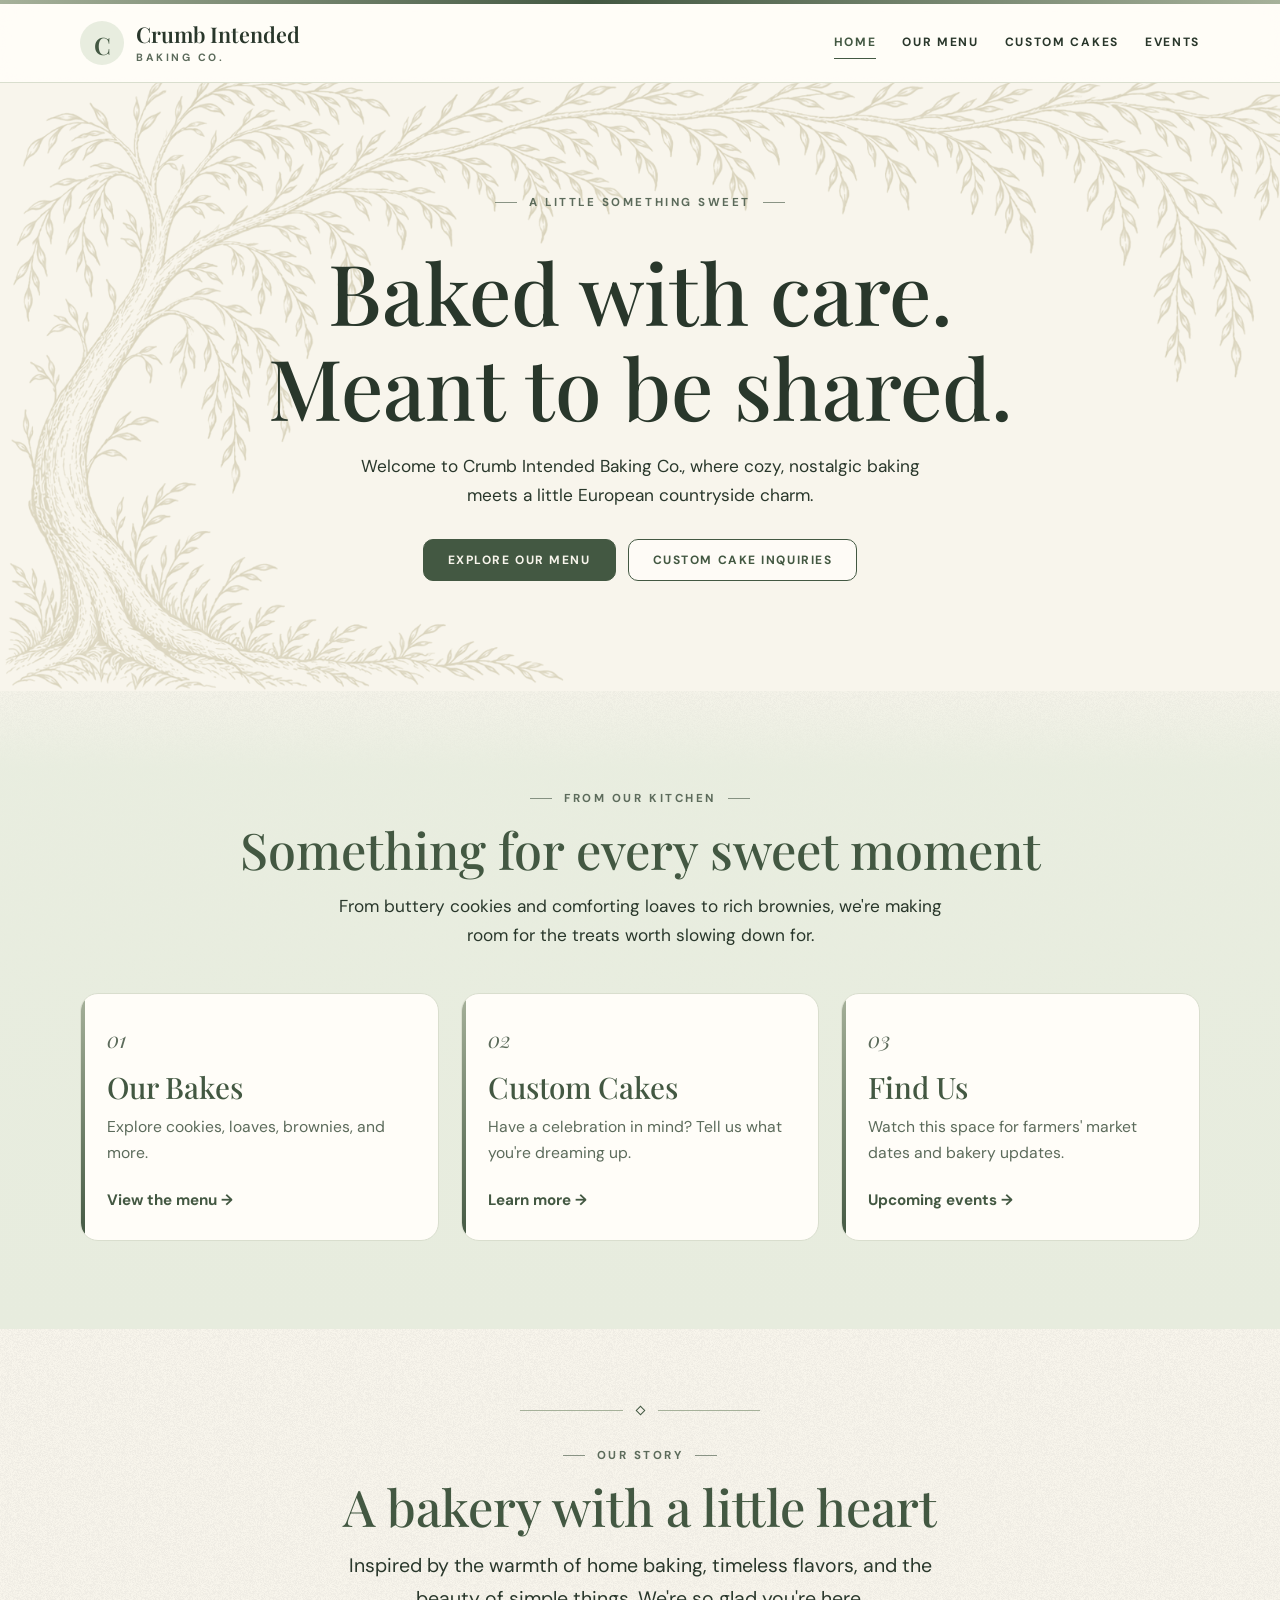
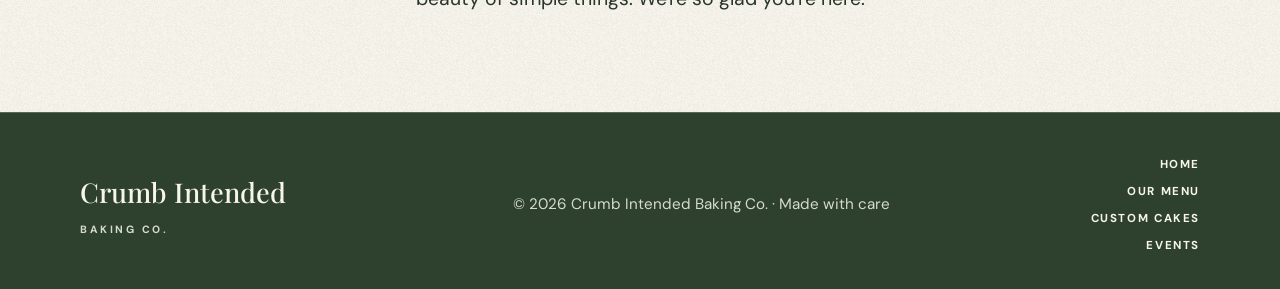
<file: index.html>
<!doctype html>
<html lang="en">
<head>
  <meta charset="utf-8">
  <meta name="viewport" content="width=device-width,initial-scale=1">
  <meta name="description" content="Crumb Intended Baking Co. — thoughtfully baked treats, custom cake inquiries, and local market updates.">
  <meta name="theme-color" content="#f8f5ec">
  <title>Crumb Intended Baking Co. | Home</title>
  <link rel="icon" href="assets/favicon.svg" type="image/svg+xml">
  <link rel="preconnect" href="https://fonts.googleapis.com">
  <link rel="preconnect" href="https://fonts.gstatic.com" crossorigin>
  <link href="https://fonts.googleapis.com/css2?family=DM+Sans:ital,wght@0,400;0,500;0,600;0,700;1,400&family=Playfair+Display:ital,wght@0,400;0,500;0,600;1,500&display=swap" rel="stylesheet">
  <link rel="preload" as="image" href="crumb_intended_willow_transparent.png">
  <link rel="stylesheet" href="styles.css">
</head>
<body>
<a class="skip" href="#main">Skip to content</a>
<header class="site-header">
  <div class="header-accent" aria-hidden="true"></div>
  <div class="wrap header-bar">
    <a class="brand" href="index.html">
      <span class="brand-mark" aria-hidden="true">C</span>
      <span class="brand-text">Crumb Intended<small>Baking Co.</small></span>
    </a>
    <button class="nav-toggle" type="button" aria-expanded="false" aria-controls="site-nav" aria-label="Open menu">
      <span class="nav-toggle-bars" aria-hidden="true"></span>
      <span class="nav-toggle-label">Menu</span>
    </button>
    <nav class="site-nav" id="site-nav" aria-label="Main navigation">
      <a href="index.html" aria-current="page">Home</a>
      <a href="menu.html">Our Menu</a>
      <a href="custom-cakes.html">Custom Cakes</a>
      <a href="events.html">Events</a>
    </nav>
  </div>
</header>
<main id="main">
  <section class="hero">
    <img class="willow-tree" src="crumb_intended_willow_transparent.png" alt="" width="1874" height="839" aria-hidden="true">
    <div class="wrap">
      <p class="eyebrow">A little something sweet</p>
      <h1>Baked with care.<br>Meant to be shared.</h1>
      <p class="lede">Welcome to Crumb Intended Baking Co., where cozy, nostalgic baking meets a little European countryside charm.</p>
      <div class="actions">
        <a class="button" href="menu.html">Explore our menu</a>
        <a class="button ghost" href="custom-cakes.html">Custom cake inquiries</a>
      </div>
    </div>
  </section>
  <section class="section section-mist center">
    <div class="wrap">
      <p class="eyebrow">From our kitchen</p>
      <h2 class="section-title">Something for every sweet moment</h2>
      <p class="lede">From buttery cookies and comforting loaves to rich brownies, we're making room for the treats worth slowing down for.</p>
      <div class="cards">
        <article class="card">
          <span class="card-index" aria-hidden="true">01</span>
          <h3>Our Bakes</h3>
          <p>Explore cookies, loaves, brownies, and more.</p>
          <a class="text-link" href="menu.html">View the menu →</a>
        </article>
        <article class="card">
          <span class="card-index" aria-hidden="true">02</span>
          <h3>Custom Cakes</h3>
          <p>Have a celebration in mind? Tell us what you're dreaming up.</p>
          <a class="text-link" href="custom-cakes.html">Learn more →</a>
        </article>
        <article class="card">
          <span class="card-index" aria-hidden="true">03</span>
          <h3>Find Us</h3>
          <p>Watch this space for farmers' market dates and bakery updates.</p>
          <a class="text-link" href="events.html">Upcoming events →</a>
        </article>
      </div>
    </div>
  </section>
  <section class="section story center">
    <div class="narrow">
      <div class="ornament" aria-hidden="true"><span></span></div>
      <p class="eyebrow">Our story</p>
      <h2 class="section-title">A bakery with a little heart</h2>
      <p class="lede">Inspired by the warmth of home baking, timeless flavors, and the beauty of simple things. We're so glad you're here.</p>
    </div>
  </section>
</main>
<footer class="site-footer">
  <div class="wrap footer-grid">
    <div>
      <p class="footer-name">Crumb Intended</p>
      <p class="footer-tag">Baking Co.</p>
    </div>
    <p class="footer-note">© <span id="year"></span> Crumb Intended Baking Co. · Made with care</p>
    <nav class="footer-nav" aria-label="Footer">
      <a href="index.html">Home</a>
      <a href="menu.html">Our Menu</a>
      <a href="custom-cakes.html">Custom Cakes</a>
      <a href="events.html">Events</a>
    </nav>
  </div>
</footer>
<script src="site.js"></script>
</body>
</html>
</file>
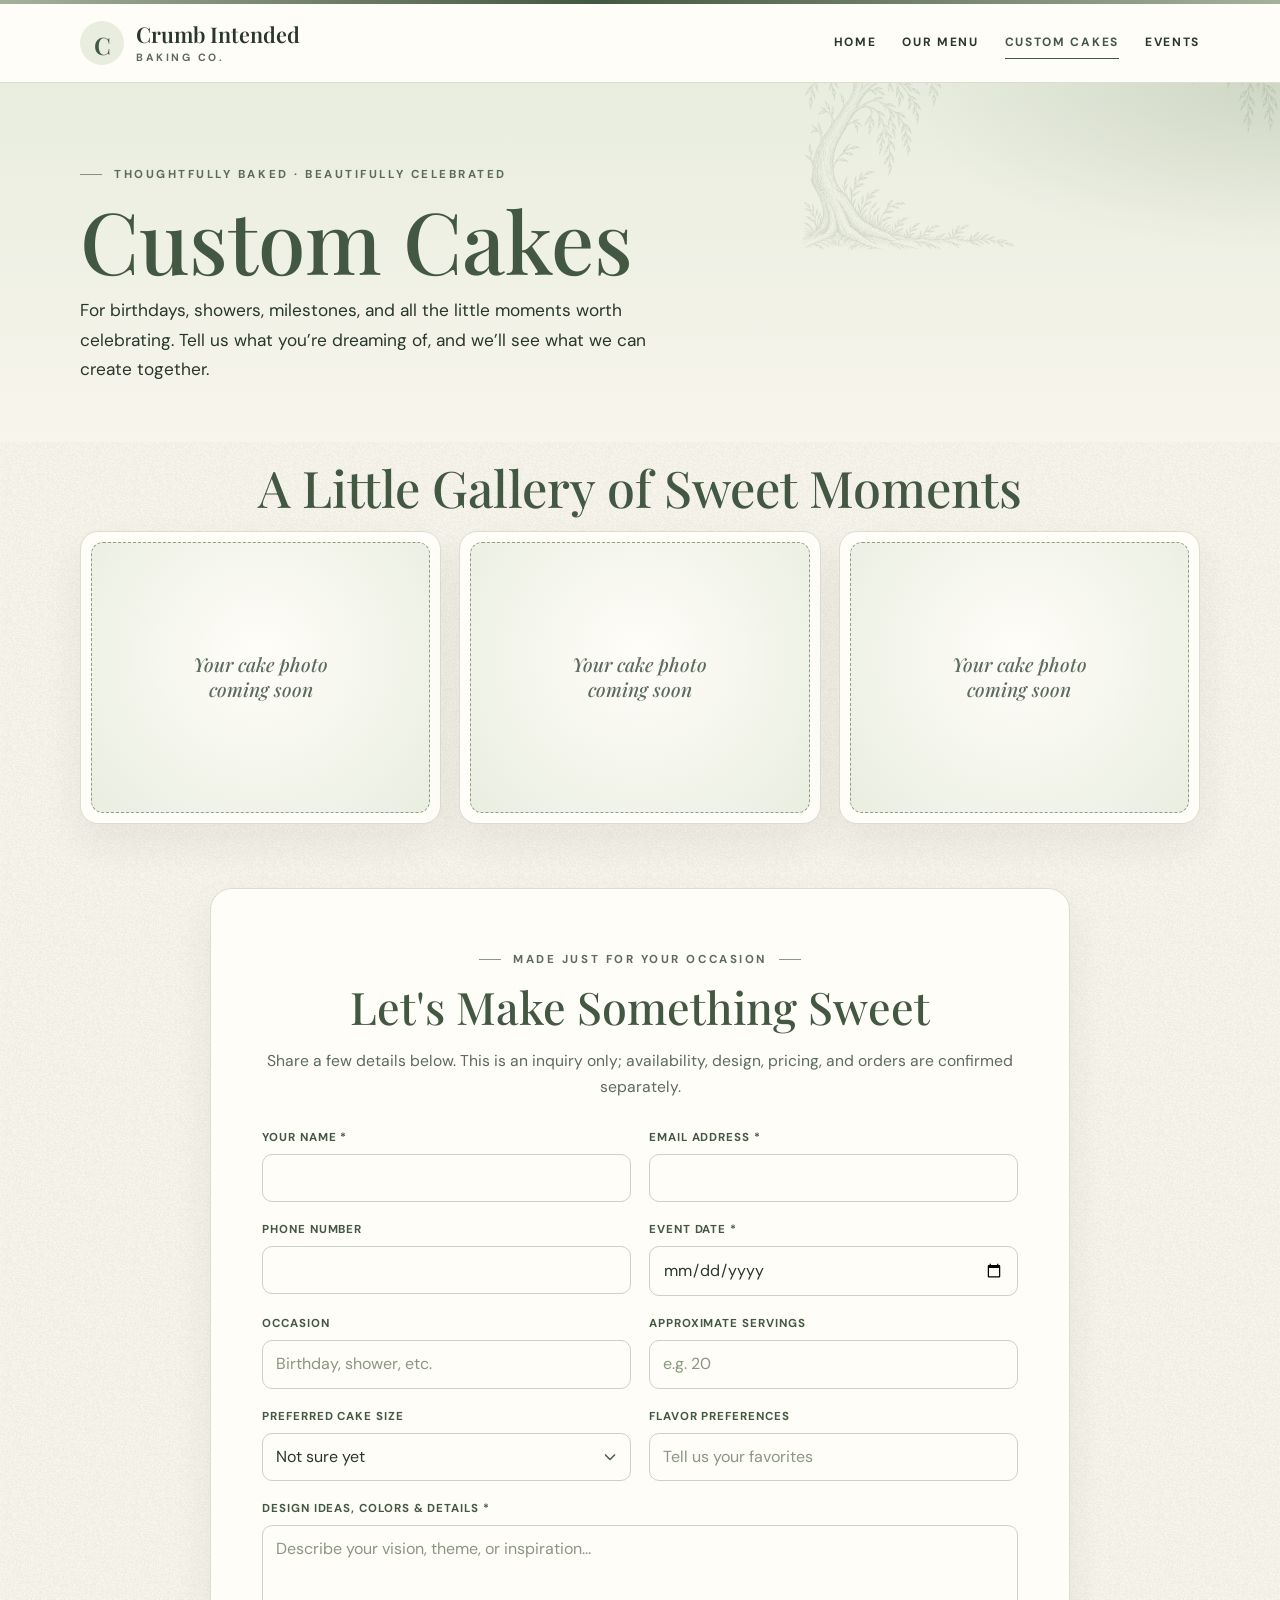
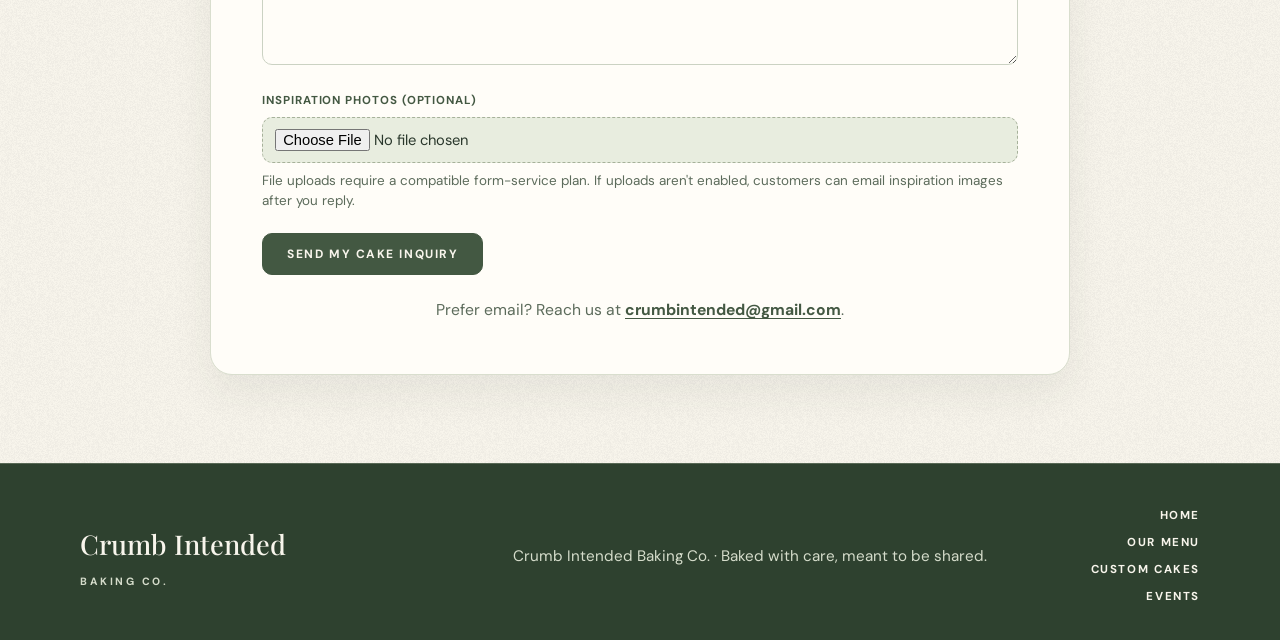
<file: custom-cakes.html>
<!doctype html>
<html lang="en">
<head>
<meta charset="utf-8">
<meta name="viewport" content="width=device-width, initial-scale=1">
<meta name="description" content="Custom cakes from Crumb Intended Baking Co. for birthdays, showers, milestones, and moments worth celebrating.">
<meta name="theme-color" content="#f8f5ec">
<title>Custom Cakes | Crumb Intended Baking Co.</title>
<link rel="icon" href="assets/favicon.svg" type="image/svg+xml">
<link rel="preconnect" href="https://fonts.googleapis.com">
<link rel="preconnect" href="https://fonts.gstatic.com" crossorigin>
<link href="https://fonts.googleapis.com/css2?family=DM+Sans:ital,wght@0,400;0,500;0,600;0,700;1,400&family=Playfair+Display:ital,wght@0,400;0,500;0,600;1,500&display=swap" rel="stylesheet">
<link rel="stylesheet" href="styles.css">
</head>
<body>
<a class="skip" href="#main">Skip to content</a>
<header class="site-header">
  <div class="header-accent" aria-hidden="true"></div>
  <div class="wrap header-bar">
    <a class="brand" href="index.html">
      <span class="brand-mark" aria-hidden="true">C</span>
      <span class="brand-text">Crumb Intended<small>Baking Co.</small></span>
    </a>
    <button class="nav-toggle" type="button" aria-expanded="false" aria-controls="site-nav" aria-label="Open menu">
      <span class="nav-toggle-bars" aria-hidden="true"></span>
      <span class="nav-toggle-label">Menu</span>
    </button>
    <nav class="site-nav" id="site-nav" aria-label="Main navigation">
      <a href="index.html">Home</a>
      <a href="menu.html">Our Menu</a>
      <a href="custom-cakes.html" aria-current="page">Custom Cakes</a>
      <a href="events.html">Events</a>
    </nav>
  </div>
</header>
<main id="main">
  <section class="page-hero">
    <img class="page-hero-willow" src="assets/willow.webp" alt="" width="1600" height="716" aria-hidden="true">
    <div class="wrap">
      <p class="eyebrow">Thoughtfully baked · Beautifully celebrated</p>
      <h1>Custom Cakes</h1>
      <p class="lede">For birthdays, showers, milestones, and all the little moments worth celebrating. Tell us what you’re dreaming of, and we’ll see what we can create together.</p>
    </div>
  </section>
  <div class="wrap page-body">
    <h2 class="section-title center">A Little Gallery of Sweet Moments</h2>
    <div class="gallery">
      <div class="frame"><div class="frame-mat">Your cake photo<br>coming soon</div></div>
      <div class="frame"><div class="frame-mat">Your cake photo<br>coming soon</div></div>
      <div class="frame"><div class="frame-mat">Your cake photo<br>coming soon</div></div>
    </div>
    <section class="inquiry">
      <div class="inquiry-head center">
        <p class="eyebrow">Made just for your occasion</p>
        <h2 class="section-title">Let's Make Something Sweet</h2>
        <p class="note">Share a few details below. This is an inquiry only; availability, design, pricing, and orders are confirmed separately.</p>
      </div>
      <!-- To activate: create a free Formspree form, then replace YOUR_FORM_ID in the action URL with your real form ID. Configure notifications to crumbintended@gmail.com in Formspree. -->
      <form action="https://formspree.io/f/moeeryva" method="POST" enctype="multipart/form-data">
        <div class="form-grid">
          <div class="field"><label for="name">Your name *</label><input id="name" name="name" autocomplete="name" required></div>
          <div class="field"><label for="email">Email address *</label><input id="email" name="email" type="email" autocomplete="email" required></div>
          <div class="field"><label for="phone">Phone number</label><input id="phone" name="phone" type="tel" autocomplete="tel"></div>
          <div class="field"><label for="date">Event date *</label><input id="date" name="event_date" type="date" required></div>
          <div class="field"><label for="occasion">Occasion</label><input id="occasion" name="occasion" placeholder="Birthday, shower, etc."></div>
          <div class="field"><label for="servings">Approximate servings</label><input id="servings" name="servings" type="number" min="1" placeholder="e.g. 20"></div>
          <div class="field"><label for="size">Preferred cake size</label><select id="size" name="cake_size"><option value="">Not sure yet</option><option>6-inch round</option><option>8-inch round</option><option>10-inch round</option><option>Tiered cake</option><option>Other / please advise</option></select></div>
          <div class="field"><label for="flavor">Flavor preferences</label><input id="flavor" name="flavors" placeholder="Tell us your favorites"></div>
          <div class="field full"><label for="design">Design ideas, colors &amp; details *</label><textarea id="design" name="design_ideas" required placeholder="Describe your vision, theme, or inspiration..."></textarea></div>
          <div class="field full"><label for="photos">Inspiration photos (optional)</label><input id="photos" name="attachment" type="file" accept="image/*"><small>File uploads require a compatible form-service plan. If uploads aren't enabled, customers can email inspiration images after you reply.</small></div>
          <div class="field full form-actions"><button class="button" type="submit">Send My Cake Inquiry</button></div>
        </div>
      </form>
      <p class="note email-note">Prefer email? Reach us at <a href="mailto:crumbintended@gmail.com">crumbintended@gmail.com</a>.</p>
    </section>
  </div>
</main>
<footer class="site-footer">
  <div class="wrap footer-grid">
    <div>
      <p class="footer-name">Crumb Intended</p>
      <p class="footer-tag">Baking Co.</p>
    </div>
    <p class="footer-note">Crumb Intended Baking Co. · Baked with care, meant to be shared.</p>
    <nav class="footer-nav" aria-label="Footer">
      <a href="index.html">Home</a>
      <a href="menu.html">Our Menu</a>
      <a href="custom-cakes.html">Custom Cakes</a>
      <a href="events.html">Events</a>
    </nav>
  </div>
</footer>
<script src="site.js"></script>
</body>
</html>
</file>
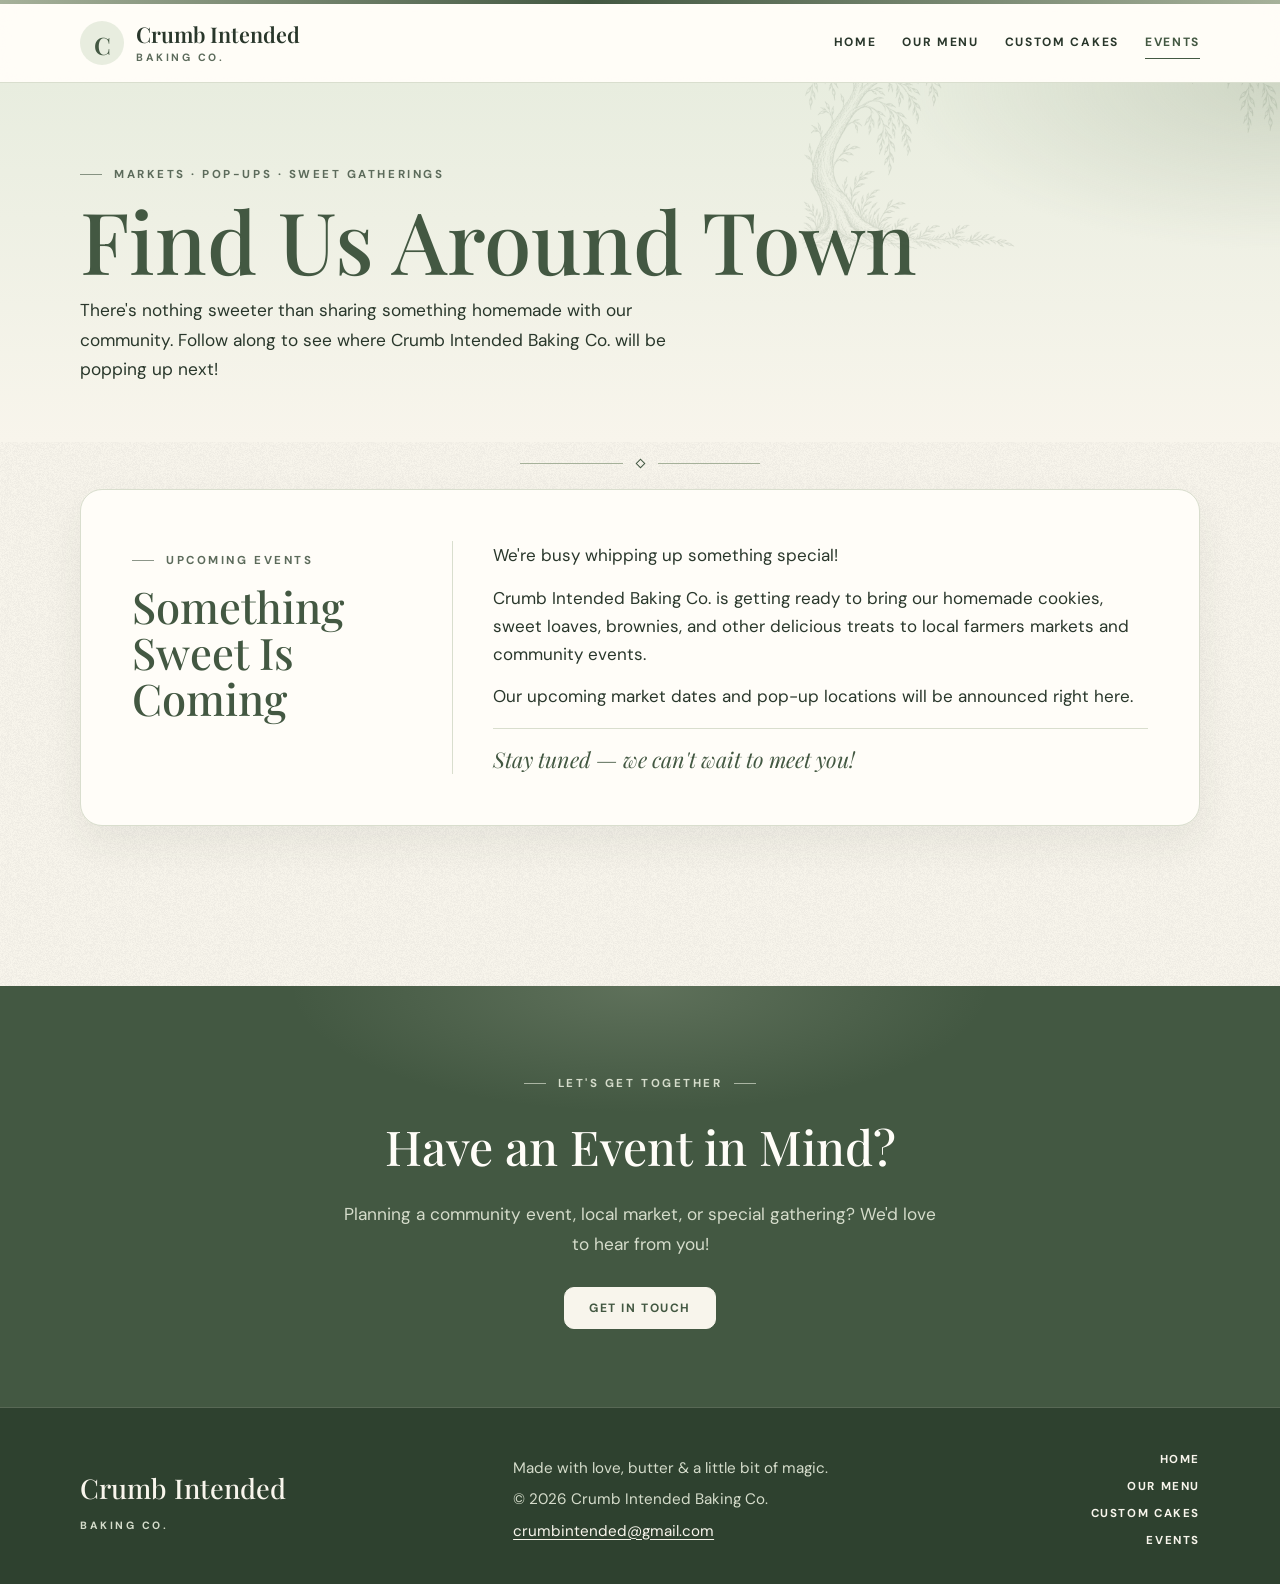
<file: events.html>
<!DOCTYPE html>
<html lang="en">
<head>
  <meta charset="UTF-8">
  <meta name="viewport" content="width=device-width, initial-scale=1.0">
  <title>Events | Crumb Intended Baking Co.</title>
  <meta name="description" content="Find Crumb Intended Baking Co. at upcoming farmers markets, pop-ups, and local events in Massachusetts.">
  <meta name="theme-color" content="#f8f5ec">
  <link rel="icon" href="assets/favicon.svg" type="image/svg+xml">
  <link rel="preconnect" href="https://fonts.googleapis.com">
  <link rel="preconnect" href="https://fonts.gstatic.com" crossorigin>
  <link href="https://fonts.googleapis.com/css2?family=DM+Sans:ital,wght@0,400;0,500;0,600;0,700;1,400&family=Playfair+Display:ital,wght@0,400;0,500;0,600;1,500&display=swap" rel="stylesheet">
  <link rel="stylesheet" href="styles.css">
</head>
<body>
<a class="skip" href="#main">Skip to content</a>
<header class="site-header">
  <div class="header-accent" aria-hidden="true"></div>
  <div class="wrap header-bar">
    <a class="brand" href="index.html">
      <span class="brand-mark" aria-hidden="true">C</span>
      <span class="brand-text">Crumb Intended<small>Baking Co.</small></span>
    </a>
    <button class="nav-toggle" type="button" aria-expanded="false" aria-controls="site-nav" aria-label="Open menu">
      <span class="nav-toggle-bars" aria-hidden="true"></span>
      <span class="nav-toggle-label">Menu</span>
    </button>
    <nav class="site-nav" id="site-nav" aria-label="Main navigation">
      <a href="index.html">Home</a>
      <a href="menu.html">Our Menu</a>
      <a href="custom-cakes.html">Custom Cakes</a>
      <a href="events.html" aria-current="page">Events</a>
    </nav>
  </div>
</header>
<main id="main">
  <section class="page-hero">
    <img class="page-hero-willow" src="assets/willow.webp" alt="" width="1600" height="716" aria-hidden="true">
    <div class="wrap">
      <p class="eyebrow">Markets · Pop-Ups · Sweet Gatherings</p>
      <h1>Find Us Around Town</h1>
      <p class="lede">There's nothing sweeter than sharing something homemade with our community. Follow along to see where Crumb Intended Baking Co. will be popping up next!</p>
    </div>
  </section>
  <div class="wrap page-body">
    <div class="ornament" aria-hidden="true"><span></span></div>
    <section class="announcement">
      <div class="announcement-intro">
        <p class="eyebrow">Upcoming Events</p>
        <h2>Something Sweet Is Coming</h2>
      </div>
      <div class="announcement-body">
        <p>We're busy whipping up something special!</p>
        <p>Crumb Intended Baking Co. is getting ready to bring our homemade cookies, sweet loaves, brownies, and other delicious treats to local farmers markets and community events.</p>
        <p>Our upcoming market dates and pop-up locations will be announced right here.</p>
        <p class="highlight">Stay tuned — we can't wait to meet you!</p>
      </div>
    </section>
  </div>
  <section class="invite center">
    <div class="wrap">
      <p class="eyebrow">Let's Get Together</p>
      <h2>Have an Event in Mind?</h2>
      <p class="lede">Planning a community event, local market, or special gathering? We'd love to hear from you!</p>
      <div class="actions">
        <a class="button light" href="mailto:crumbintended@gmail.com?subject=Event%20Inquiry">Get in Touch</a>
      </div>
    </div>
  </section>
</main>
<footer class="site-footer">
  <div class="wrap footer-grid">
    <div>
      <p class="footer-name">Crumb Intended</p>
      <p class="footer-tag">Baking Co.</p>
    </div>
    <div>
      <p class="footer-note">Made with love, butter &amp; a little bit of magic.</p>
      <p class="footer-note">© 2026 Crumb Intended Baking Co.</p>
      <p class="footer-note"><a href="mailto:crumbintended@gmail.com">crumbintended@gmail.com</a></p>
    </div>
    <nav class="footer-nav" aria-label="Footer">
      <a href="index.html">Home</a>
      <a href="menu.html">Our Menu</a>
      <a href="custom-cakes.html">Custom Cakes</a>
      <a href="events.html">Events</a>
    </nav>
  </div>
</footer>
<script src="site.js"></script>
</body>
</html>
</file>
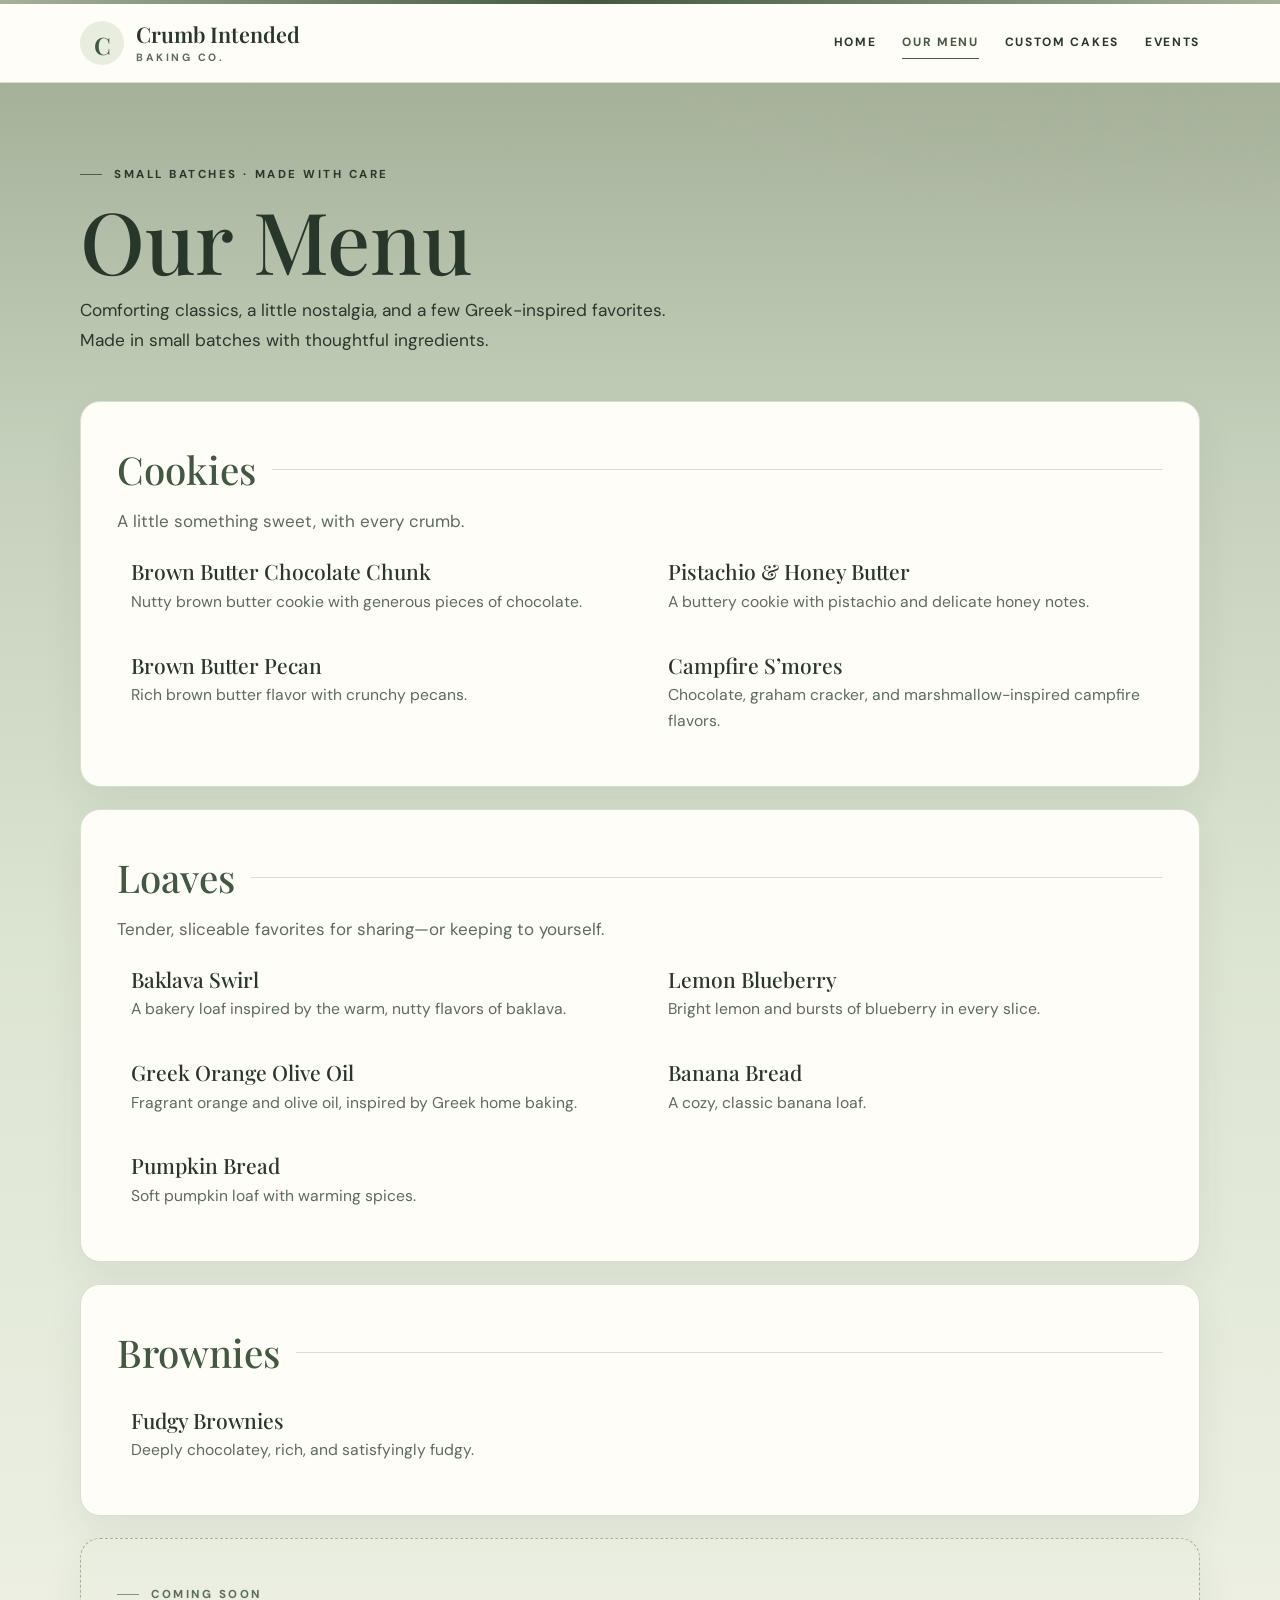
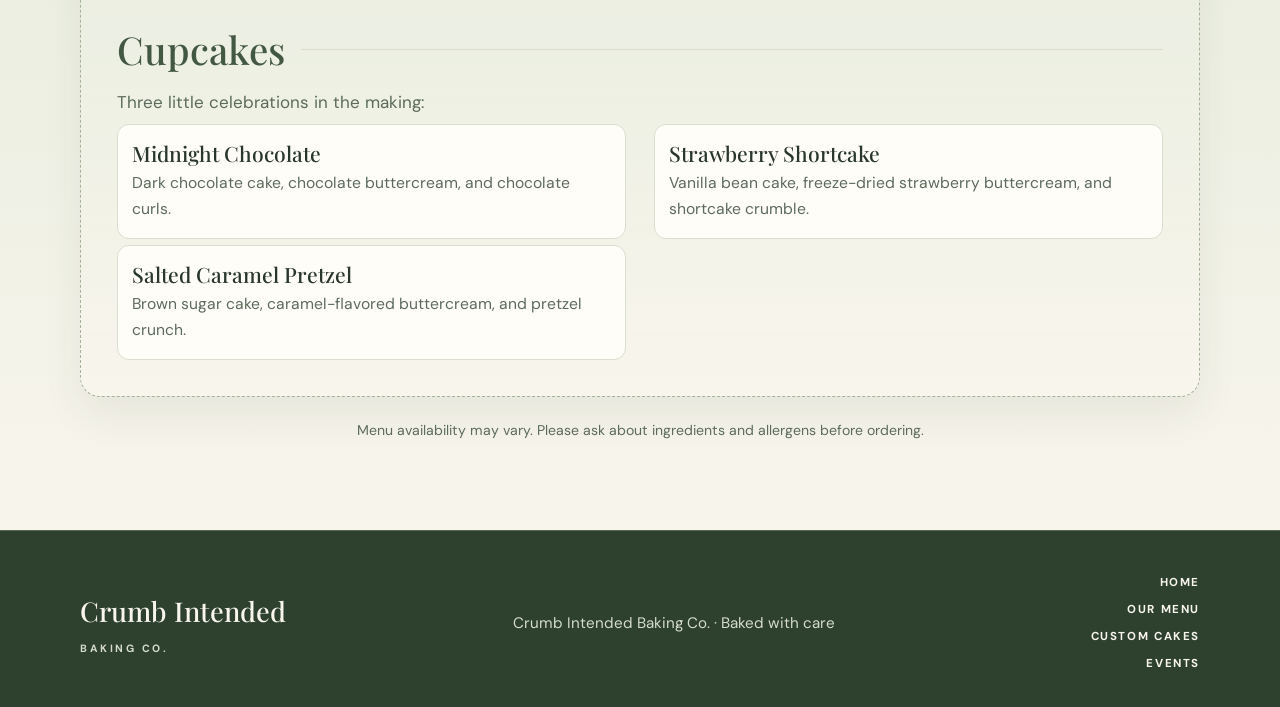
<file: menu.html>
<!doctype html>
<html lang="en">
<head>
<meta charset="utf-8">
<meta name="viewport" content="width=device-width, initial-scale=1">
<meta name="description" content="Comforting classics, a little nostalgia, and a few Greek-inspired favorites from Crumb Intended Baking Co.">
<meta name="theme-color" content="#f8f5ec">
<title>Our Menu | Crumb Intended Baking Co.</title>
<link rel="icon" href="assets/favicon.svg" type="image/svg+xml">
<link rel="preconnect" href="https://fonts.googleapis.com">
<link rel="preconnect" href="https://fonts.gstatic.com" crossorigin>
<link href="https://fonts.googleapis.com/css2?family=DM+Sans:ital,wght@0,400;0,500;0,600;0,700;1,400&family=Playfair+Display:ital,wght@0,400;0,500;0,600;1,500&display=swap" rel="stylesheet">
<link rel="stylesheet" href="styles.css">
</head>
<body class="menu-page">
<a class="skip" href="#main">Skip to content</a>
<header class="site-header">
  <div class="header-accent" aria-hidden="true"></div>
  <div class="wrap header-bar">
    <a class="brand" href="index.html">
      <span class="brand-mark" aria-hidden="true">C</span>
      <span class="brand-text">Crumb Intended<small>Baking Co.</small></span>
    </a>
    <button class="nav-toggle" type="button" aria-expanded="false" aria-controls="site-nav" aria-label="Open menu">
      <span class="nav-toggle-bars" aria-hidden="true"></span>
      <span class="nav-toggle-label">Menu</span>
    </button>
    <nav class="site-nav" id="site-nav" aria-label="Main navigation">
      <a href="index.html">Home</a>
      <a href="menu.html" aria-current="page">Our Menu</a>
      <a href="custom-cakes.html">Custom Cakes</a>
      <a href="events.html">Events</a>
    </nav>
  </div>
</header>
<main id="main">
  <section class="page-hero">
    <div class="wrap">
      <p class="eyebrow">Small batches · Made with care</p>
      <h1>Our Menu</h1>
      <p class="lede">Comforting classics, a little nostalgia, and a few Greek-inspired favorites. Made in small batches with thoughtful ingredients.</p>
    </div>
  </section>
  <div class="wrap page-body">
    <section class="menu-block">
      <div class="menu-block-head">
        <h2>Cookies</h2>
        <p class="section-intro">A little something sweet, with every crumb.</p>
      </div>
      <div class="menu-grid">
        <article class="item"><h3>Brown Butter Chocolate Chunk</h3><p>Nutty brown butter cookie with generous pieces of chocolate.</p></article>
        <article class="item"><h3>Pistachio &amp; Honey Butter</h3><p>A buttery cookie with pistachio and delicate honey notes.</p></article>
        <article class="item"><h3>Brown Butter Pecan</h3><p>Rich brown butter flavor with crunchy pecans.</p></article>
        <article class="item"><h3>Campfire S’mores</h3><p>Chocolate, graham cracker, and marshmallow-inspired campfire flavors.</p></article>
      </div>
    </section>
    <section class="menu-block">
      <div class="menu-block-head">
        <h2>Loaves</h2>
        <p class="section-intro">Tender, sliceable favorites for sharing—or keeping to yourself.</p>
      </div>
      <div class="menu-grid">
        <article class="item"><h3>Baklava Swirl</h3><p>A bakery loaf inspired by the warm, nutty flavors of baklava.</p></article>
        <article class="item"><h3>Lemon Blueberry</h3><p>Bright lemon and bursts of blueberry in every slice.</p></article>
        <article class="item"><h3>Greek Orange Olive Oil</h3><p>Fragrant orange and olive oil, inspired by Greek home baking.</p></article>
        <article class="item"><h3>Banana Bread</h3><p>A cozy, classic banana loaf.</p></article>
        <article class="item"><h3>Pumpkin Bread</h3><p>Soft pumpkin loaf with warming spices.</p></article>
      </div>
    </section>
    <section class="menu-block">
      <div class="menu-block-head">
        <h2>Brownies</h2>
      </div>
      <div class="menu-grid">
        <article class="item"><h3>Fudgy Brownies</h3><p>Deeply chocolatey, rich, and satisfyingly fudgy.</p></article>
      </div>
    </section>
    <section class="menu-block soon">
      <div class="menu-block-head">
        <p class="eyebrow">Coming Soon</p>
        <h2>Cupcakes</h2>
        <p class="section-intro">Three little celebrations in the making:</p>
      </div>
      <div class="menu-grid">
        <article class="item"><h3>Midnight Chocolate</h3><p>Dark chocolate cake, chocolate buttercream, and chocolate curls.</p></article>
        <article class="item"><h3>Strawberry Shortcake</h3><p>Vanilla bean cake, freeze-dried strawberry buttercream, and shortcake crumble.</p></article>
        <article class="item"><h3>Salted Caramel Pretzel</h3><p>Brown sugar cake, caramel-flavored buttercream, and pretzel crunch.</p></article>
      </div>
    </section>
    <p class="fine-print">Menu availability may vary. Please ask about ingredients and allergens before ordering.</p>
  </div>
</main>
<footer class="site-footer">
  <div class="wrap footer-grid">
    <div>
      <p class="footer-name">Crumb Intended</p>
      <p class="footer-tag">Baking Co.</p>
    </div>
    <p class="footer-note">Crumb Intended Baking Co. · Baked with care</p>
    <nav class="footer-nav" aria-label="Footer">
      <a href="index.html">Home</a>
      <a href="menu.html">Our Menu</a>
      <a href="custom-cakes.html">Custom Cakes</a>
      <a href="events.html">Events</a>
    </nav>
  </div>
</footer>
<script src="site.js"></script>
</body>
</html>
</file>
<file: styles.css>
/* Crumb Intended
   Palette is the existing creams, sage, and olive — tints and shades only. */

:root {
  --cream: #f8f5ec;
  --cream-deep: #efe8d6;
  --paper: #fffdf8;
  --mist: #e8eddf;
  --sage: #a6b19a;
  --sage-deep: #5c6b5b;
  --sage-soft: #d5dccb;
  --line: #d9dece;
  --olive: #435842;
  --olive-deep: #2e412f;
  --ink: #29372b;
  --muted: #5c6b5b;
  --shadow: 0 18px 40px rgba(41, 55, 43, 0.07);
  --header-h: 86px;
  color-scheme: light;
}

* { box-sizing: border-box; }

html { scroll-behavior: smooth; }

body {
  margin: 0;
  min-height: 100vh;
  display: flex;
  flex-direction: column;
  background-color: var(--cream);
  background-image: url("assets/grain.png");
  background-blend-mode: multiply;
  color: var(--ink);
  font-family: "DM Sans", "Segoe UI", sans-serif;
  font-size: 17px;
  line-height: 1.65;
  -webkit-font-smoothing: antialiased;
}

main { flex: 1; }

img { max-width: 100%; height: auto; }

p { margin: 0; }

a { color: inherit; }

::selection {
  background: var(--sage-soft);
  color: var(--ink);
}

:focus-visible {
  outline: 2px solid var(--olive);
  outline-offset: 3px;
}

.skip {
  position: absolute;
  left: 16px;
  top: -48px;
  z-index: 80;
  background: var(--olive);
  color: var(--cream);
  padding: 8px 14px;
  border-radius: 8px;
  text-decoration: none;
}

.skip:focus { top: 12px; }

.wrap {
  width: min(1120px, calc(100% - 48px));
  margin-inline: auto;
}

.narrow {
  width: min(720px, calc(100% - 48px));
  margin-inline: auto;
}

/* Header */

.site-header {
  position: sticky;
  top: 0;
  z-index: 40;
  background: rgba(255, 253, 248, 0.94);
  backdrop-filter: blur(14px);
  border-bottom: 1px solid var(--line);
}

.header-accent {
  height: 4px;
  background: linear-gradient(90deg, var(--sage) 0%, var(--olive) 46%, var(--sage) 100%);
}

.header-bar {
  display: flex;
  align-items: center;
  justify-content: space-between;
  gap: 24px;
  min-height: 78px;
}

.brand {
  display: flex;
  align-items: center;
  gap: 12px;
  text-decoration: none;
  color: var(--ink);
}

.brand-mark {
  width: 44px;
  height: 44px;
  flex: none;
  display: grid;
  place-items: center;
  border-radius: 50%;
  background: var(--mist);
  color: var(--olive);
  font-family: "Playfair Display", Georgia, serif;
  font-weight: 600;
  font-size: 1.5rem;
  line-height: 1;
  padding-top: 3px;
  transition: background 0.25s ease;
}

.brand-text {
  font-family: "Playfair Display", Georgia, serif;
  font-weight: 600;
  font-size: 1.35rem;
  line-height: 1.15;
}

.brand-text small {
  display: block;
  margin-top: 6px;
  font-family: "DM Sans", sans-serif;
  font-size: 0.66rem;
  font-weight: 700;
  letter-spacing: 0.24em;
  text-transform: uppercase;
  color: var(--sage-deep);
}

.site-nav {
  display: flex;
  align-items: center;
  gap: 26px;
}

.site-nav a {
  position: relative;
  text-decoration: none;
  font-size: 0.75rem;
  font-weight: 700;
  letter-spacing: 0.14em;
  text-transform: uppercase;
  color: var(--ink);
  padding: 8px 0;
}

.site-nav a::after {
  content: "";
  position: absolute;
  left: 0;
  right: 0;
  bottom: 2px;
  height: 1px;
  background: var(--olive);
  transform: scaleX(0);
  transform-origin: left center;
  transition: transform 0.25s ease;
}

.site-nav a:hover::after,
.site-nav a[aria-current="page"]::after {
  transform: scaleX(1);
}

.site-nav a[aria-current="page"] { color: var(--olive); }

.nav-toggle {
  display: none;
  align-items: center;
  gap: 10px;
  border: 1px solid var(--line);
  background: var(--paper);
  color: var(--olive);
  border-radius: 999px;
  padding: 9px 14px;
  font-family: inherit;
  font-size: 0.72rem;
  font-weight: 700;
  letter-spacing: 0.14em;
  text-transform: uppercase;
  cursor: pointer;
}

.nav-toggle-bars,
.nav-toggle-bars::before,
.nav-toggle-bars::after {
  display: block;
  width: 16px;
  height: 1.5px;
  background: var(--olive);
  border-radius: 2px;
  position: relative;
  transition: transform 0.2s ease, opacity 0.2s ease, top 0.2s ease;
}

.nav-toggle-bars::before,
.nav-toggle-bars::after {
  content: "";
  position: absolute;
  left: 0;
}

.nav-toggle-bars::before { top: -6px; }
.nav-toggle-bars::after { top: 6px; }

.nav-toggle[aria-expanded="true"] .nav-toggle-bars { background: transparent; }

.nav-toggle[aria-expanded="true"] .nav-toggle-bars::before {
  top: 0;
  transform: rotate(45deg);
}

.nav-toggle[aria-expanded="true"] .nav-toggle-bars::after {
  top: 0;
  transform: rotate(-45deg);
}

/* Type */

.eyebrow {
  display: inline-flex;
  align-items: center;
  gap: 12px;
  margin: 0 0 14px;
  color: var(--sage-deep);
  font-size: 0.72rem;
  font-weight: 700;
  letter-spacing: 0.22em;
  text-transform: uppercase;
}

.eyebrow::before,
.center .eyebrow::after,
.invite .eyebrow::after {
  content: "";
  width: 22px;
  height: 1px;
  background: currentColor;
  opacity: 0.7;
}

h1, h2, h3 {
  font-family: "Playfair Display", Georgia, serif;
  font-weight: 500;
  color: var(--ink);
}

.lede {
  font-size: 1.08rem;
  line-height: 1.7;
  max-width: 38rem;
}

.center { text-align: center; }
.center .lede { margin-inline: auto; }

.section-title {
  font-size: clamp(2.1rem, 4vw, 3.15rem);
  line-height: 1.08;
  margin: 0 0 16px;
  color: var(--olive);
}

/* Buttons */

.button {
  display: inline-flex;
  align-items: center;
  justify-content: center;
  gap: 8px;
  appearance: none;
  border: 1px solid var(--olive);
  background: var(--olive);
  color: var(--cream);
  text-decoration: none;
  padding: 14px 24px;
  border-radius: 10px;
  font-family: inherit;
  font-size: 0.75rem;
  font-weight: 700;
  letter-spacing: 0.13em;
  text-transform: uppercase;
  line-height: 1;
  cursor: pointer;
  transition: background 0.2s ease, color 0.2s ease, transform 0.2s ease, box-shadow 0.2s ease, border-color 0.2s ease;
}

.button.ghost {
  background: rgba(255, 253, 248, 0.82);
  color: var(--olive);
}

.button.light {
  background: var(--cream);
  color: var(--olive);
  border-color: var(--cream);
}

.actions {
  display: flex;
  flex-wrap: wrap;
  gap: 12px;
  margin-top: 28px;
}

.text-link {
  display: inline-flex;
  align-items: center;
  margin-top: 22px;
  font-weight: 700;
  font-size: 0.95rem;
  color: var(--olive);
  text-decoration: none;
  border-bottom: 1px solid transparent;
  transition: border-color 0.2s ease, transform 0.2s ease;
}

/* Hero — willow is decorative art wrapped around the centered headline,
   in the same position as the original home page. */

.hero {
  position: relative;
  overflow: hidden;
  padding: 100px 0 110px;
  text-align: center;
  background: var(--cream);
}

.willow-tree {
  position: absolute;
  width: 1090px;
  max-width: none;
  height: auto;
  transform: scale(1.35);
  transform-origin: left center;
  left: 0;
  top: 70px;
  opacity: 0.35;
  pointer-events: none;
  user-select: none;
  z-index: 0;
}

.hero .wrap {
  position: relative;
  z-index: 1;
}

.hero .eyebrow::after {
  content: "";
  width: 22px;
  height: 1px;
  background: currentColor;
  opacity: 0.7;
}

.hero h1 {
  max-width: 850px;
  margin: 18px auto;
  font-size: clamp(44px, 7vw, 84px);
  line-height: 1.13;
  color: var(--ink);
}

.hero .lede {
  margin-inline: auto;
  color: var(--ink);
}

.hero .actions { justify-content: center; }

.hero .wrap > * {
  animation: rise 0.75s ease both;
}

.hero .wrap > *:nth-child(2) { animation-delay: 0.08s; }
.hero .wrap > *:nth-child(3) { animation-delay: 0.16s; }
.hero .wrap > *:nth-child(4) { animation-delay: 0.24s; }

@keyframes rise {
  from { opacity: 0; transform: translateY(12px); }
  to { opacity: 1; transform: none; }
}

/* Home sections */

.section { padding: 88px 0; }

.section-mist {
  background:
    linear-gradient(180deg, rgba(232, 237, 223, 0.2), rgba(232, 237, 223, 0.95) 12%, #e7ecde 100%);
}

.cards {
  display: grid;
  grid-template-columns: repeat(3, 1fr);
  gap: 22px;
  margin-top: 42px;
  text-align: left;
}

.card {
  position: relative;
  display: flex;
  flex-direction: column;
  background: var(--paper);
  border: 1px solid var(--line);
  border-radius: 18px;
  padding: 28px 26px 26px;
  box-shadow: 0 1px 0 rgba(255, 253, 248, 0.8) inset;
  overflow: hidden;
  transition: transform 0.25s ease, box-shadow 0.25s ease, border-color 0.25s ease;
}

.card::before {
  content: "";
  position: absolute;
  left: 0;
  top: 0;
  bottom: 0;
  width: 4px;
  background: linear-gradient(180deg, var(--sage), var(--olive));
}

.card-index {
  font-family: "Playfair Display", Georgia, serif;
  font-style: italic;
  font-size: 1.35rem;
  color: var(--sage-deep);
  margin-bottom: 14px;
}

.card h3 {
  margin: 0 0 10px;
  font-size: 1.85rem;
  line-height: 1.1;
  color: var(--olive);
}

.card p {
  flex: 1;
  color: var(--muted);
  font-size: 0.98rem;
}

.story {
  padding-top: 78px;
  padding-bottom: 96px;
}

.story .lede {
  font-size: 1.22rem;
  color: var(--ink);
}

.ornament {
  display: flex;
  align-items: center;
  justify-content: center;
  gap: 14px;
  width: min(240px, 70%);
  margin: 0 auto 22px;
}

.ornament::before,
.ornament::after {
  content: "";
  height: 1px;
  flex: 1;
  background: var(--sage);
}

.ornament span {
  width: 7px;
  height: 7px;
  border: 1.5px solid var(--olive);
  transform: rotate(45deg);
}

/* Inner page hero */

.page-hero {
  position: relative;
  overflow: hidden;
  padding: 72px 0 58px;
  background:
    radial-gradient(540px 240px at 100% 0%, rgba(166, 177, 154, 0.38), transparent 70%),
    linear-gradient(180deg, #e8eddf 0%, var(--cream) 100%);
}

.page-hero-willow {
  position: absolute;
  width: 560px;
  max-width: none;
  right: -80px;
  top: -70px;
  opacity: 0.2;
  pointer-events: none;
  user-select: none;
}

/* Menu: a stronger sage-to-cream fade than the other page heroes. */
.menu-page main {
  background:
    radial-gradient(920px 480px at 88% -8%, rgba(166, 177, 154, 0.9), transparent 62%),
    linear-gradient(180deg, #a6b19a 0%, #c5d0bc 18%, #dce4d2 42%, #e8eddf 66%, #f8f5ec 100%);
}

.menu-page .page-hero {
  background: none;
  padding-bottom: 28px;
}

.menu-page .page-hero .eyebrow,
.menu-page .page-hero h1 {
  color: var(--ink);
}

.page-hero h1 {
  margin: 0 0 16px;
  font-size: clamp(3.1rem, 7vw, 5.35rem);
  line-height: 0.96;
  color: var(--olive);
}

.page-body { padding: 18px 0 88px; }

/* Menu */

.menu-block {
  background: var(--paper);
  border: 1px solid var(--line);
  border-radius: 20px;
  padding: clamp(22px, 3vw, 36px);
  margin: 0 0 22px;
  box-shadow: var(--shadow);
}

.menu-block-head { margin-bottom: 8px; }

.menu-block h2 {
  display: flex;
  align-items: center;
  gap: 16px;
  margin: 0 0 6px;
  font-size: clamp(2rem, 3vw, 2.5rem);
  color: var(--olive);
}

.menu-block h2::after {
  content: "";
  flex: 1;
  height: 1px;
  background: var(--line);
}

.section-intro {
  color: var(--muted);
  margin: 0 0 8px;
}

.menu-grid {
  display: grid;
  grid-template-columns: 1fr 1fr;
  gap: 6px 28px;
}

.item {
  padding: 16px 14px;
  border-radius: 12px;
  transition: background 0.2s ease, box-shadow 0.2s ease;
}

.item h3 {
  margin: 0 0 4px;
  font-size: 1.32rem;
  line-height: 1.2;
  color: var(--ink);
}

.item p {
  margin: 0;
  color: var(--muted);
  font-size: 0.98rem;
}

.menu-block.soon {
  background:
    linear-gradient(180deg, rgba(232, 237, 223, 0.85), rgba(248, 245, 236, 0.95));
  border-style: dashed;
  border-color: var(--sage);
}

.soon .item {
  background: var(--paper);
  border: 1px solid var(--line);
}

.fine-print {
  margin-top: 8px;
  text-align: center;
  color: var(--muted);
  font-size: 0.88rem;
}

/* Custom cakes */

.gallery {
  display: grid;
  grid-template-columns: repeat(3, 1fr);
  gap: 18px;
  margin: 8px 0 64px;
}

.frame {
  background: var(--paper);
  border: 1px solid var(--line);
  border-radius: 18px;
  padding: 10px;
  box-shadow: var(--shadow);
  transition: transform 0.25s ease, box-shadow 0.25s ease;
}

.frame-mat {
  aspect-ratio: 5 / 4;
  display: grid;
  place-items: center;
  text-align: center;
  padding: 18px;
  border-radius: 12px;
  border: 1px dashed rgba(112, 133, 106, 0.75);
  background:
    radial-gradient(circle at 50% 42%, rgba(255, 253, 248, 0.95), rgba(232, 237, 223, 0.95));
  color: var(--sage-deep);
  font-family: "Playfair Display", Georgia, serif;
  font-style: italic;
  font-weight: 500;
  font-size: 1.2rem;
  line-height: 1.35;
}

.inquiry {
  max-width: 860px;
  margin: 0 auto;
  background: var(--paper);
  border: 1px solid var(--line);
  border-radius: 22px;
  padding: clamp(26px, 4vw, 52px);
  box-shadow: var(--shadow);
}

.inquiry-head .section-title { font-size: clamp(2rem, 4vw, 2.8rem); }

.note {
  color: var(--muted);
  font-size: 0.98rem;
}

.email-note {
  margin-top: 22px;
  text-align: center;
}

.email-note a {
  color: var(--olive);
  font-weight: 700;
  text-underline-offset: 3px;
}

.form-grid {
  display: grid;
  grid-template-columns: 1fr 1fr;
  gap: 18px 18px;
  margin-top: 28px;
  text-align: left;
}

.field label {
  display: block;
  margin-bottom: 7px;
  font-size: 0.72rem;
  font-weight: 700;
  letter-spacing: 0.08em;
  text-transform: uppercase;
  color: var(--olive);
}

.field input,
.field select,
.field textarea {
  width: 100%;
  padding: 12px 13px;
  border: 1px solid #cbd2c3;
  border-radius: 10px;
  background: #fffdf8;
  color: var(--ink);
  font: inherit;
  font-size: 16px;
  line-height: 1.4;
  transition: border-color 0.2s ease, box-shadow 0.2s ease;
}

.field textarea {
  min-height: 140px;
  resize: vertical;
}

.field input::placeholder,
.field textarea::placeholder {
  color: #8a9780;
  opacity: 1;
}

.field input:focus-visible,
.field select:focus-visible,
.field textarea:focus-visible {
  outline: none;
  border-color: var(--olive);
  box-shadow: 0 0 0 4px rgba(166, 177, 154, 0.4);
}

.field select {
  appearance: none;
  background-image: url("data:image/svg+xml,%3Csvg xmlns='http://www.w3.org/2000/svg' viewBox='0 0 12 8'%3E%3Cpath fill='none' stroke='%23435842' stroke-width='1.4' d='M1 1.5 6 6.5 11 1.5'/%3E%3C/svg%3E");
  background-repeat: no-repeat;
  background-position: right 14px center;
  background-size: 12px;
  padding-right: 36px;
}

.field input[type="file"] {
  padding: 11px 12px;
  background: var(--mist);
  border-style: dashed;
  border-color: var(--sage);
  font-size: 0.92rem;
}

.field small {
  display: block;
  margin-top: 8px;
  color: var(--muted);
  font-size: 0.84rem;
  line-height: 1.5;
  letter-spacing: 0;
  text-transform: none;
  font-weight: 400;
}

.full { grid-column: 1 / -1; }

.form-actions { margin-top: 4px; }

/* Events */

.announcement {
  display: grid;
  grid-template-columns: minmax(210px, 280px) 1fr;
  gap: 12px 40px;
  background: var(--paper);
  border: 1px solid var(--line);
  border-radius: 22px;
  padding: clamp(26px, 4vw, 52px);
  box-shadow: var(--shadow);
}

.announcement h2 {
  margin: 0;
  font-size: clamp(2.1rem, 3.4vw, 2.9rem);
  line-height: 1.05;
  color: var(--olive);
}

.announcement-body {
  border-left: 1px solid var(--line);
  padding-left: 40px;
}

.announcement-body p + p { margin-top: 14px; }

.highlight {
  margin-top: 18px !important;
  padding-top: 16px;
  border-top: 1px solid var(--line);
  font-family: "Playfair Display", Georgia, serif;
  font-style: italic;
  font-size: 1.35rem;
  line-height: 1.35;
  color: var(--olive);
}

.invite {
  margin-top: 72px;
  padding: 78px 0;
  background:
    radial-gradient(500px 180px at 50% 0%, rgba(166, 177, 154, 0.28), transparent 70%),
    var(--olive);
  color: var(--cream);
}

.invite .eyebrow { color: var(--sage-soft); }

.invite h2 {
  margin: 0 0 14px;
  color: var(--paper);
  font-size: clamp(2.1rem, 4vw, 3rem);
}

.invite .lede {
  color: var(--sage-soft);
  margin-bottom: 8px;
}

.invite .actions { justify-content: center; }

/* Footer */

.site-footer {
  background: var(--olive-deep);
  color: var(--cream);
  padding: 42px 0 34px;
  border-top: 1px solid rgba(166, 177, 154, 0.35);
}

.footer-grid {
  display: grid;
  grid-template-columns: 1.1fr 1.5fr auto;
  gap: 24px 36px;
  align-items: center;
}

.footer-name {
  margin: 0;
  font-family: "Playfair Display", Georgia, serif;
  font-size: 1.7rem;
  font-weight: 500;
  color: var(--cream);
}

.footer-tag {
  margin: 6px 0 0;
  font-size: 0.66rem;
  font-weight: 700;
  letter-spacing: 0.24em;
  text-transform: uppercase;
  color: var(--sage-soft);
}

.footer-note {
  margin: 0;
  color: var(--sage-soft);
  font-size: 0.95rem;
}

.footer-note + .footer-note { margin-top: 6px; }

.footer-note a {
  color: var(--cream);
  text-underline-offset: 3px;
}

.footer-nav {
  display: flex;
  flex-direction: column;
  align-items: flex-end;
  gap: 8px;
}

.footer-nav a {
  text-decoration: none;
  color: var(--cream);
  font-size: 0.72rem;
  font-weight: 700;
  letter-spacing: 0.14em;
  text-transform: uppercase;
}

/* Hover */

@media (hover: hover) {
  .brand:hover .brand-mark { background: var(--sage-soft); }

  .button:hover {
    background: var(--olive-deep);
    border-color: var(--olive-deep);
    transform: translateY(-2px);
    box-shadow: 0 10px 22px rgba(41, 55, 43, 0.16);
  }

  .button.ghost:hover {
    background: var(--olive);
    color: var(--cream);
  }

  .button.light:hover {
    background: var(--cream-deep);
    border-color: var(--cream-deep);
    color: var(--olive-deep);
  }

  .card:hover {
    transform: translateY(-5px);
    border-color: #c5d0b8;
    box-shadow: 0 18px 40px rgba(41, 55, 43, 0.1);
  }

  .text-link:hover {
    border-bottom-color: var(--olive);
    transform: translateX(3px);
  }

  .item:hover {
    background: rgba(232, 237, 223, 0.72);
    box-shadow: inset 3px 0 0 var(--sage);
  }

  .frame:hover {
    transform: translateY(-4px);
    box-shadow: 0 18px 40px rgba(41, 55, 43, 0.1);
  }

  .footer-nav a:hover { color: var(--sage-soft); }
}

.button:active { transform: translateY(0); }

/* Responsive */

@media (max-width: 980px) {
  .announcement { grid-template-columns: 1fr; }

  .announcement-body {
    border-left: 0;
    border-top: 1px solid var(--line);
    padding-left: 0;
    padding-top: 22px;
  }

  .footer-grid {
    grid-template-columns: 1fr;
    justify-items: start;
  }

  .footer-nav { align-items: flex-start; }
}

@media (max-width: 780px) {
  .nav-toggle { display: inline-flex; }

  .header-bar { flex-wrap: wrap; row-gap: 0; }

  .site-nav {
    display: none;
    flex-basis: 100%;
    flex-direction: column;
    align-items: stretch;
    gap: 0;
    padding: 4px 0 16px;
  }

  .site-nav.is-open { display: flex; }

  .site-nav a {
    padding: 13px 0;
    border-bottom: 1px solid var(--line);
  }

  .site-nav a::after { display: none; }

  .site-nav a[aria-current="page"] {
    color: var(--olive);
    box-shadow: inset 3px 0 0 var(--olive);
    padding-left: 12px;
  }

  .cards,
  .menu-grid,
  .gallery,
  .form-grid {
    grid-template-columns: 1fr;
  }

  .section { padding: 64px 0; }

  .hero { padding: 75px 0; }

  .page-hero { padding: 48px 0 40px; }

  .menu-page .page-hero { padding-bottom: 12px; }

  .page-hero-willow { width: 320px; opacity: 0.16; }

  .actions .button { flex: 1 1 100%; }

  .form-actions .button { width: 100%; }

  .frame-mat { aspect-ratio: 16 / 9; }

  .page-body { padding-bottom: 64px; }
}

@media (max-width: 420px) {
  .wrap,
  .narrow { width: min(1120px, calc(100% - 36px)); }

  .brand-mark { width: 38px; height: 38px; font-size: 1.3rem; }

  .nav-toggle-label {
    position: absolute;
    width: 1px;
    height: 1px;
    overflow: hidden;
    clip: rect(0 0 0 0);
  }

}

@media (prefers-reduced-motion: reduce) {
  html { scroll-behavior: auto; }

  *,
  *::before,
  *::after {
    animation: none !important;
    transition: none !important;
  }
}
</file>
